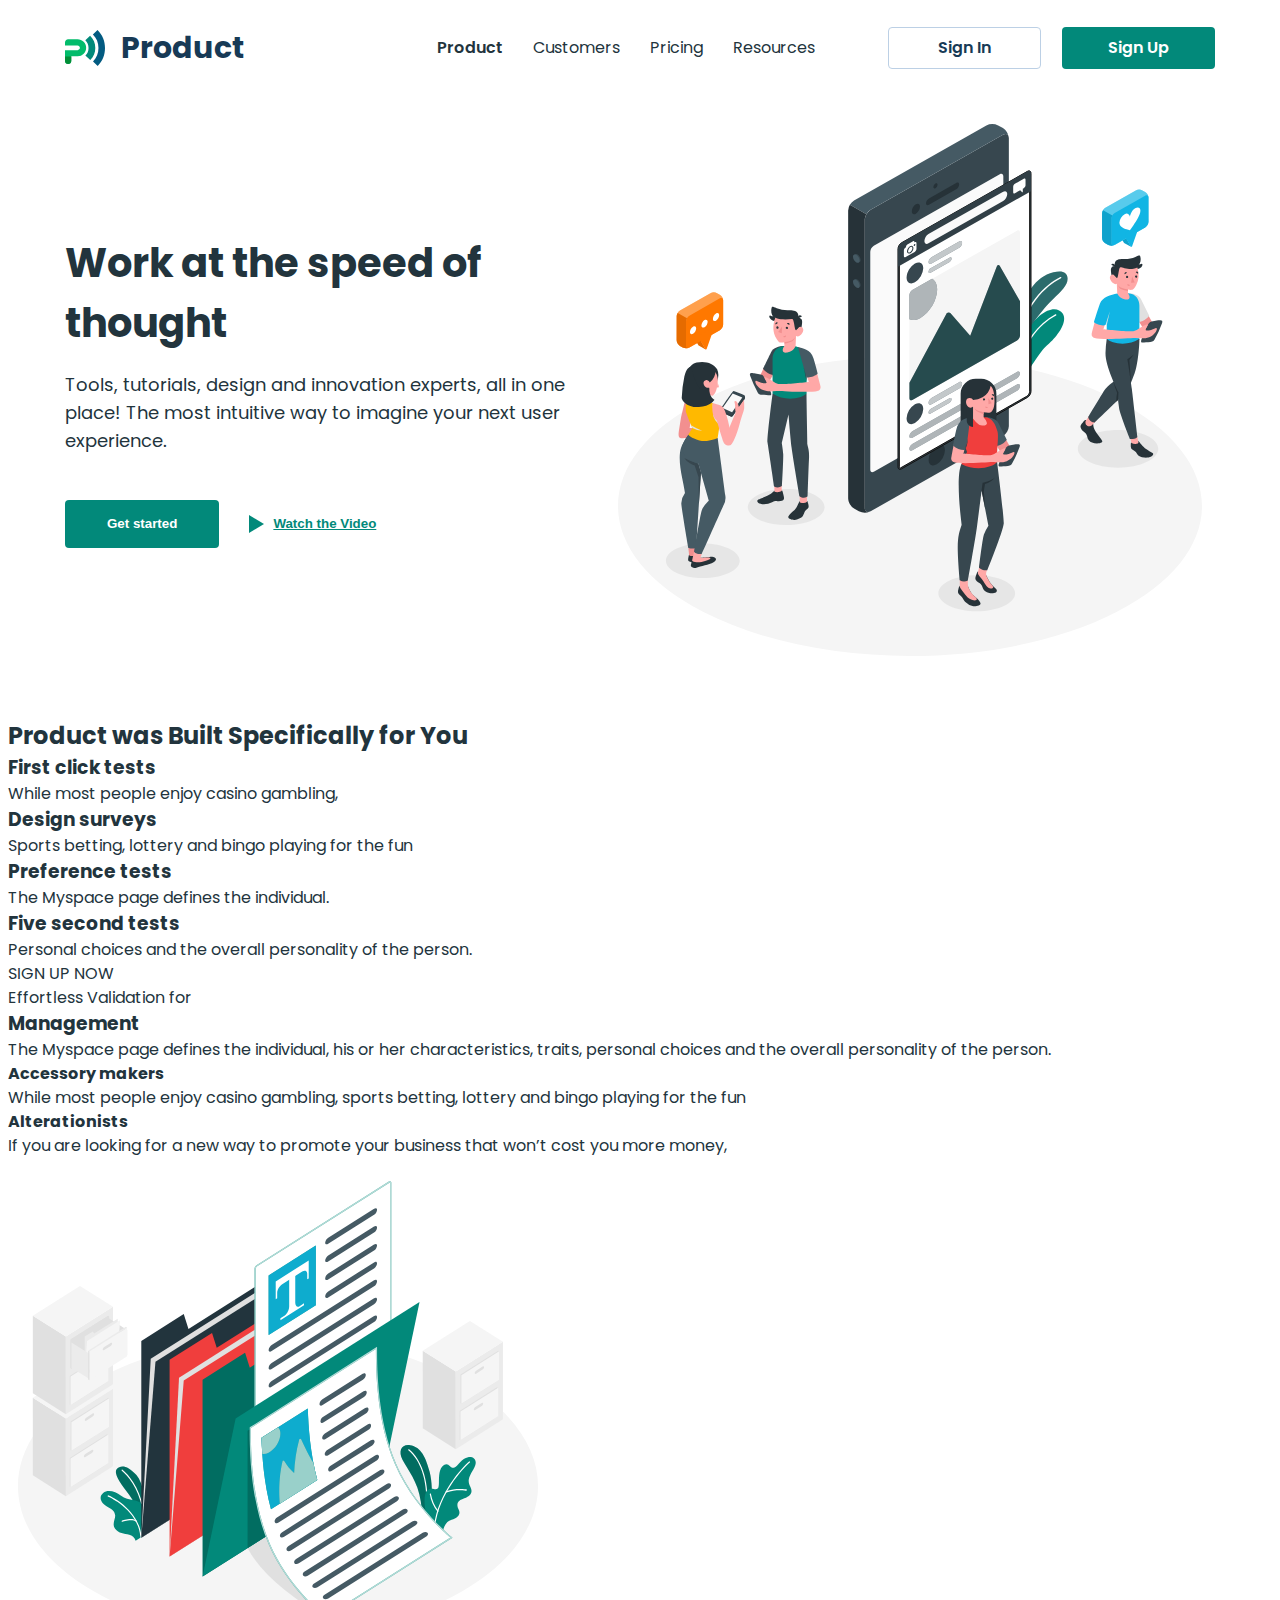
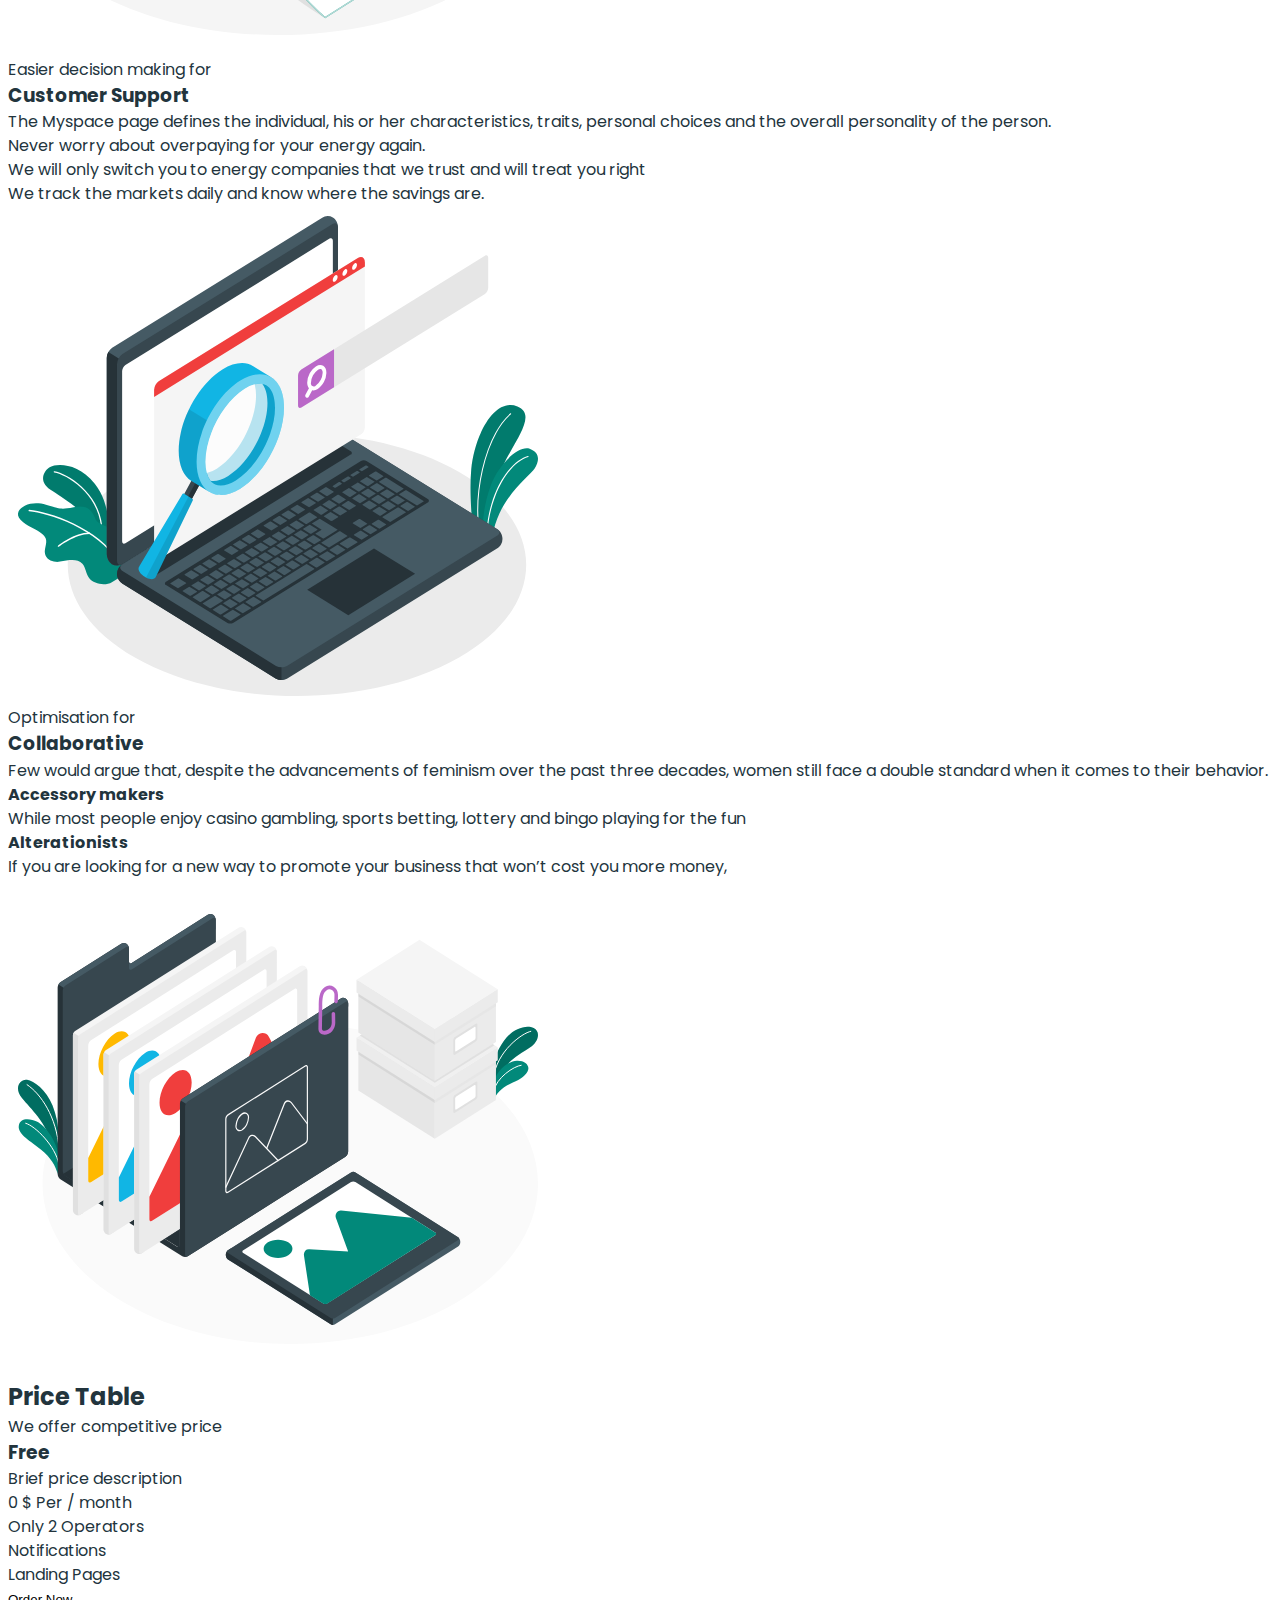
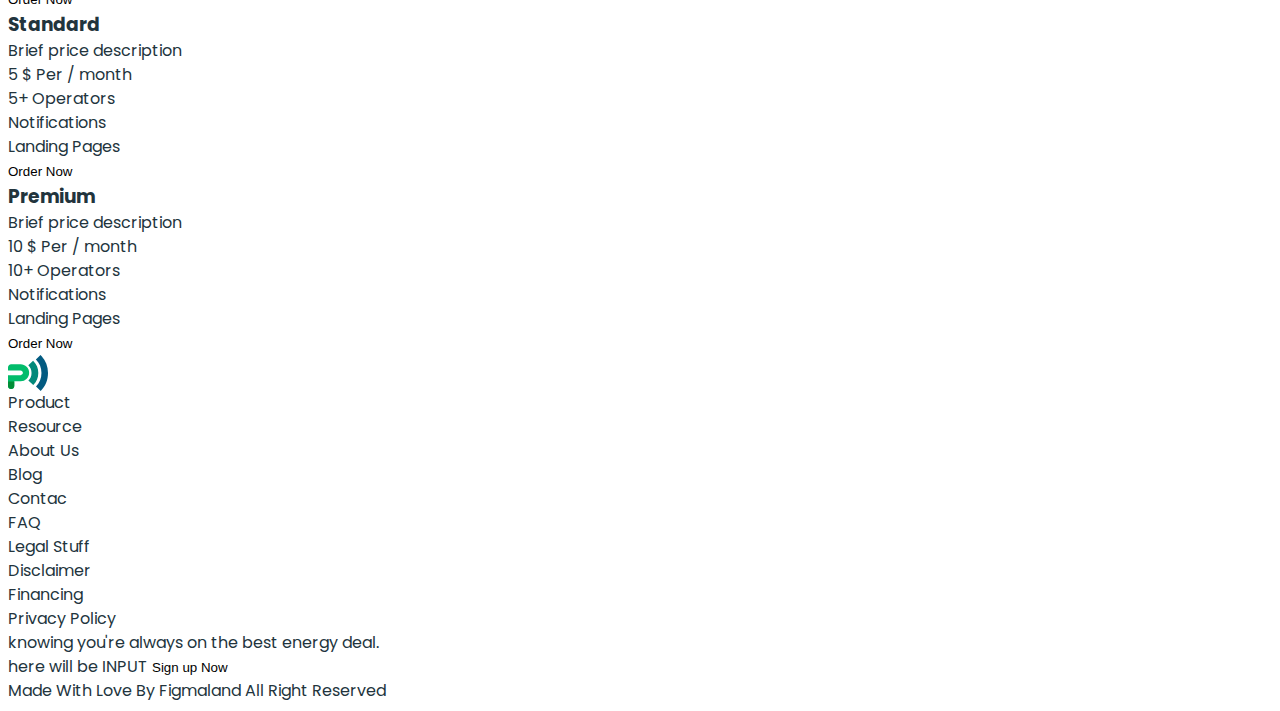
<file: index.html>
<!DOCTYPE html>
<html lang="en">
  <head>
    <meta charset="UTF-8" />
    <meta name="viewport" content="width=device-width, initial-scale=1.0" />
    <title>Business promotion - Product</title>

    <link rel="preconnect" href="https://fonts.googleapis.com" />
    <link rel="preconnect" href="https://fonts.gstatic.com" crossorigin />
    <link
      href="https://fonts.googleapis.com/css2?family=Inter:opsz,wght@14..32,100..900&family=Montserrat:wght@100..900&family=Poppins:wght@100;200;300;400;500;600;700;800;900&display=swap"
      rel="stylesheet"
    />

    <link
      rel="stylesheet"
      href="https://cdnjs.cloudflare.com/ajax/libs/modern-normalize/3.0.1/modern-normalize.min.css"
      integrity="sha512-q6WgHqiHlKyOqslT/lgBgodhd03Wp4BEqKeW6nNtlOY4quzyG3VoQKFrieaCeSnuVseNKRGpGeDU3qPmabCANg=="
      crossorigin="anonymous"
      referrerpolicy="no-referrer"
    />
    <link rel="stylesheet" href="./css/styles.css" />
  </head>
 <body>
    <header class="page-header">
      <div class="container header-container">
        <nav class="header-nav">
          <a class="logo header-logo" href="./index.html"
            ><img
              src="./images/logo.svg"
              width="40"
              height="36"
              alt="Logotype"
            />Product</a
          >
          <ul class="header-nav-list">
            <li class="headr-nav-item">
              <a class="header-nav-link current" href="./index.html">Product</a>
            </li>
            <li class="headr-nav-item">
              <a class="header-nav-link" href="./customers.html">Customers</a>
            </li>
            <li class="headr-nav-item">
              <a class="header-nav-link" href="./pricing.html">Pricing</a>
            </li>
            <li class="headr-nav-item"><a class="header-nav-link" href="">Resources</a></li>
          </ul>
        </nav>

        <ul class="auth-list">
          <li class="auth-item"><a class="auth-link" href="">Sign In</a></li>
          <li class="auth-item">
            <a class="auth-link auth-link-dark" href="">Sign Up</a>
          </li>
        </ul>
      </div>
    </header>
    <!-- Hero -->
    <main>
      <section class="hero-section">
      <div class="container hero-container">
        <div class="hero-content">
          <h1 class="hero-title">Work at the speed of thought</h1>
         <p class="hero-subtitle">
          Tools, tutorials, design and innovation experts, all in one place! The
          most intuitive way to imagine your next user experience.
         </p>
         <div class="hero-wrp-buttons">
          <button class="button" type="button">Get started</button>
         <button class="hero-btn" type="button"><span class="hero-btn-icon"></span>Watch the Video</button>
         </div>
       </div>
        <img src="./images/hero.svg" width="610" height="555" alt="people" />
     </div>
      </section>
      <!--end Hero -->
      <section>
        <h2>Product was Built Specifically for You</h2>
        <ul>
          <li>
            <h3>First click tests</h3>
            <p>While most people enjoy casino gambling,</p>
          </li>
          <li>
            <h3>Design surveys</h3>
            <p>Sports betting, lottery and bingo playing for the fun</p>
          </li>
          <li>
            <h3>Preference tests</h3>
            <p>The Myspace page defines the individual.</p>
          </li>
          <li>
            <h3>Five second tests</h3>
            <p>Personal choices and the overall personality of the person.</p>
          </li>
        </ul>
        <a href="./index.html">SIGN UP NOW</a>
      </section>
      <section>
        <h2 hidden>Our features</h2>
        <p>Effortless Validation for</p>
        <h3>Management</h3>
        <p>
          The Myspace page defines the individual, his or her characteristics,
          traits, personal choices and the overall personality of the person.
        </p>
        <ul>
          <li>
            <h4>Accessory makers</h4>
            <p>
              While most people enjoy casino gambling, sports betting, lottery
              and bingo playing for the fun
            </p>
          </li>
          <li>
            <h4>Alterationists</h4>
            <p>
              If you are looking for a new way to promote your business that
              won’t cost you more money,
            </p>
          </li>
        </ul>
        <img
          src="./images/management.svg"
          width="540"
          height="500"
          alt="folders"
        />

        <p>Easier decision making for</p>
        <h3>Customer Support</h3>
        <p>
          The Myspace page defines the individual, his or her characteristics,
          traits, personal choices and the overall personality of the person.
        </p>
        <ul>
          <li>
            <p>Never worry about overpaying for your energy again.</p>
          </li>
          <li>
            <p>
              We will only switch you to energy companies that we trust and will
              treat you right
            </p>
          </li>
          <li>
            <p>We track the markets daily and know where the savings are.</p>
          </li>
        </ul>
        <img
          src="./images/support-img.svg"
          width="540"
          height="500"
          alt="Support"
        />
        <p>Optimisation for</p>
        <h3>Collaborative</h3>
        <p>
          Few would argue that, despite the advancements of feminism over the
          past three decades, women still face a double standard when it comes
          to their behavior.
        </p>
        <ul>
          <li>
            <h4>Accessory makers</h4>
            <p>
              While most people enjoy casino gambling, sports betting, lottery
              and bingo playing for the fun
            </p>
          </li>
          <li>
            <h4>Alterationists</h4>
            <p>
              If you are looking for a new way to promote your business that
              won’t cost you more money,
            </p>
          </li>
        </ul>
        <img
          src="./images/collaboration.svg"
          width="540"
          height="500"
          alt="folders"
        />
      </section>

      <section>
        <h2>Price Table</h2>
        <p>We offer competitive price</p>
        <ul>
          <li>
            <h3>Free</h3>
            <p>Brief price description</p>
            <span>0 $ Per / month</span>
            <ul>
              <li>Only 2 Operators</li>
              <li>Notifications</li>
              <li>Landing Pages</li>
            </ul>
            <button type="button">Order Now</button>
          </li>
          <li>
            <h3>Standard</h3>
            <p>Brief price description</p>
            <span>5 $ Per / month</span>
            <ul>
              <li>5+ Operators</li>
              <li>Notifications</li>
              <li>Landing Pages</li>
            </ul>
            <button type="button">Order Now</button>
          </li>
          <li>
            <h3>Premium</h3>
            <p>Brief price description</p>
            <span>10 $ Per / month</span>
            <ul>
              <li>10+ Operators</li>
              <li>Notifications</li>
              <li>Landing Pages</li>
            </ul>
            <button type="button">Order Now</button>
          </li>
        </ul>
      </section>
    </main>

    <footer class="footer-nav">
      <a href="./index.html"
        ><img
          src="./images/logo.svg"
          width="40"
          height="36"
          alt="logotype"
        />Product</a
      >
      <ul>
        <li>
          <a
            href="instagram.com"
            target="_blank"
            rel="nofollow noopener noreferrer"
          ></a>
        </li>
        <li>
          <a
            href="facebook.com"
            target="_blank"
            rel="nofollow noopener noreferrer"
          ></a>
        </li>
        <li>
          <a
            href="twitter.com"
            target="_blank"
            rel="nofollow noopener noreferrer"
          ></a>
        </li>
      </ul>
      <p>Resource</p>
      <ul>
        <li><a href="">About Us</a></li>
        <li><a href="">Blog</a></li>
        <li><a href="">Contac</a></li>
        <li><a href="">FAQ</a></li>
      </ul>
      <p>Legal Stuff</p>
      <ul>
        <li><a href="">Disclaimer</a></li>
        <li><a href="">Financing</a></li>
        <li><a href="">Privacy Policy</a></li>
      </ul>
      <p>knowing you're always on the best energy deal.</p>
      <form>
        here will be INPUT
        <button type="submit">Sign up Now</button>
      </form>
      <p>Made With Love By Figmaland All Right Reserved</p>
    </footer>
  </body>
</html>
</file>
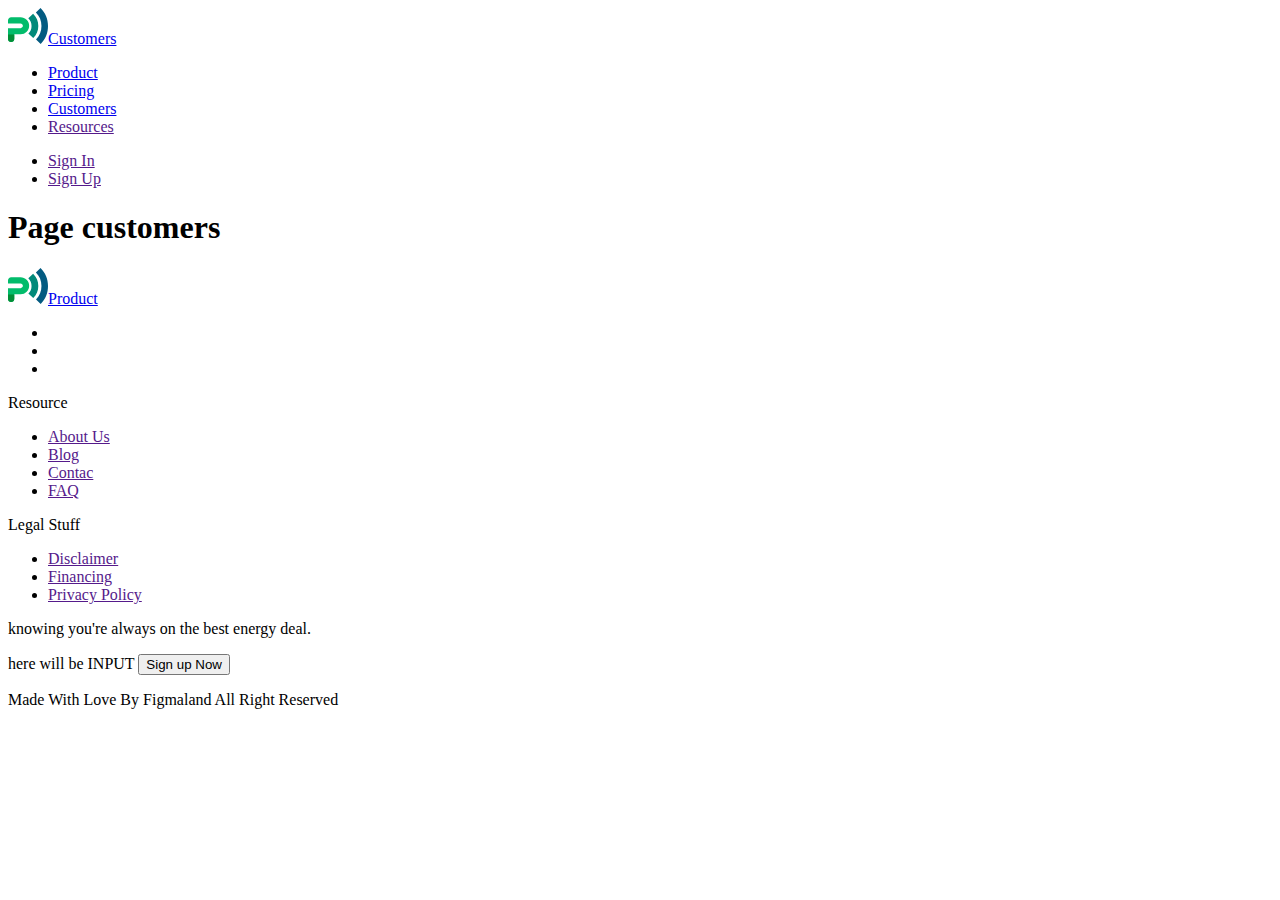
<file: customers.html>
<!DOCTYPE html>
<html lang="en">
  <head>
    <meta charset="UTF-8" />
    <meta name="viewport" content="width=device-width, initial-scale=1.0" />
    <title>Business promotion - Customers</title>
  </head>
  <body>
    <header>
      <a href="./index.html"
        ><img
          src="./images/logo.svg"
          width="40"
          height="36"
          alt="logotype"
        />Customers</a
      >
      <nav>
        <ul>
          <li><a href="./index.html">Product</a></li>
          <li><a href="./pricing.html">Pricing</a></li>
          <li><a href="./customers.html">Customers</a></li>
          <li><a href="">Resources</a></li>
        </ul>
        <ul>
          <li><a href="">Sign In</a></li>
          <li><a href="">Sign Up</a></li>
        </ul>
      </nav>
    </header>

    <main>
      <h1>Page customers</h1>
    </main>

    <footer>
      <a href="./index.html"
        ><img
          src="./images/logo.svg"
          width="40"
          height="36"
          alt="logotype"
        />Product</a
      >
      <ul>
        <li>
          <a
            href="instagram.com"
            target="_blank"
            rel="nofollow noopener noreferrer"
          ></a>
        </li>
        <li>
          <a
            href="facebook.com"
            target="_blank"
            rel="nofollow noopener noreferrer"
          ></a>
        </li>
        <li>
          <a
            href="twitter.com"
            target="_blank"
            rel="nofollow noopener noreferrer"
          ></a>
        </li>
      </ul>
      <p>Resource</p>
      <ul>
        <li><a href="">About Us</a></li>
        <li><a href="">Blog</a></li>
        <li><a href="">Contac</a></li>
        <li><a href="">FAQ</a></li>
      </ul>
      <p>Legal Stuff</p>
      <ul>
        <li><a href="">Disclaimer</a></li>
        <li><a href="">Financing</a></li>
        <li><a href="">Privacy Policy</a></li>
      </ul>
      <p>knowing you're always on the best energy deal.</p>
      <form>
        here will be INPUT
        <button type="submit">Sign up Now</button>
      </form>
      <p>Made With Love By Figmaland All Right Reserved</p>
    </footer>
  </body>
</html>
</file>
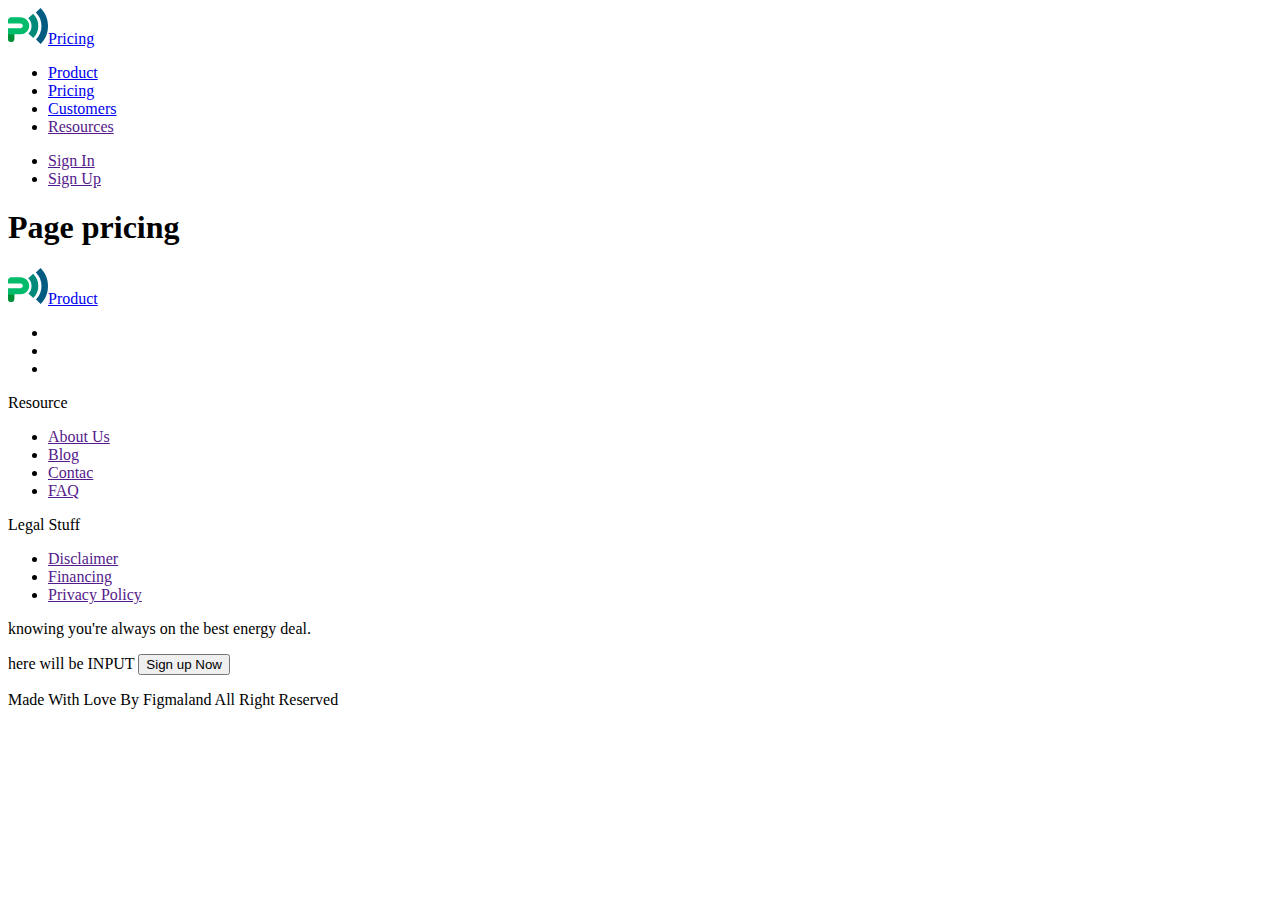
<file: pricing.html>
<!DOCTYPE html>
<html lang="en">
  <head>
    <meta charset="UTF-8" />
    <meta name="viewport" content="width=device-width, initial-scale=1.0" />
    <title>Business promotion - Pricing</title>
  </head>
  <body>
    <header>
      <a href="./index.html"
        ><img
          src="./images/logo.svg"
          width="40"
          height="36"
          alt="logotype"
        />Pricing</a
      >
      <nav>
        <ul>
          <li><a href="./index.html">Product</a></li>
          <li><a href="./pricing.html">Pricing</a></li>
          <li><a href="./customers.html">Customers</a></li>
          <li><a href="">Resources</a></li>
        </ul>
        <ul>
          <li><a href="">Sign In</a></li>
          <li><a href="">Sign Up</a></li>
        </ul>
      </nav>
    </header>

    <main>
      <h1>Page pricing</h1>
    </main>

    <footer>
      <a href="./index.html"
        ><img
          src="./images/logo.svg"
          width="40"
          height="36"
          alt="logotype"
        />Product</a
      >
      <ul>
        <li>
          <a
            href="instagram.com"
            target="_blank"
            rel="nofollow noopener noreferrer"
          ></a>
        </li>
        <li>
          <a
            href="facebook.com"
            target="_blank"
            rel="nofollow noopener noreferrer"
          ></a>
        </li>
        <li>
          <a
            href="twitter.com"
            target="_blank"
            rel="nofollow noopener noreferrer"
          ></a>
        </li>
      </ul>
      <p>Resource</p>
      <ul>
        <li><a href="">About Us</a></li>
        <li><a href="">Blog</a></li>
        <li><a href="">Contac</a></li>
        <li><a href="">FAQ</a></li>
      </ul>
      <p>Legal Stuff</p>
      <ul>
        <li><a href="">Disclaimer</a></li>
        <li><a href="">Financing</a></li>
        <li><a href="">Privacy Policy</a></li>
      </ul>
      <p>knowing you're always on the best energy deal.</p>
      <form>
        here will be INPUT
        <button type="submit">Sign up Now</button>
      </form>
      <p>Made With Love By Figmaland All Right Reserved</p>
    </footer>
  </body>
</html>
</file>
<file: css/styles.css>
body {
    font-family: 'Poppins', sans-serif;
    font-size: 16px;
    line-height: 1.5;
    color: #22343d;
    background-color: #fff;
}

a {
    text-decoration: none;
    color: currentColor;
}

ul,
ol {
    list-style-type: none;
    margin: 0;
    padding: 0;
}

h1,
h2,
h3,
h4,
h5,
h6,
p {
        margin: 0;
    }

img {
    display: block;
    max-width: 100%;
    height: auto;
}

button {
    cursor: pointer;
    border: none;
    padding: 0;
    background-color: transparent;
}

/*#region Utility*/

    .visually-hidden {
            position: absolute;
            white-space: nowrap;
            width: 1px;
            height: 1px;
            overflow: hidden;
            border: 0;
            padding: 0;
            clip: rect(0 0 0 0);
            clip-path: inset(100%);
            margin: -1px;
}
/*#region Utility*/

.container {
    max-width: 1150px;
    padding: 0 20px;
    margin: 0 auto;
}

.header-nav, 
.auth-list, 
.header-container {
    display: flex;
    align-items: center;
}


.header-container {
gap: 73px;
}

.logo {
    display: flex;
    align-items: center;
    gap: 16px;
    padding: 22px 0;
    font-weight: 700;
    font-size: 30px;
    line-height: 0.93;
    color: #173a56;
}

.header-logo {padding: 22px 0;}

.button {
    min-width: 110px;
    padding: 14px 42px;
    border-radius: 4px;

    font-weight: 700;
    line-height: 1.5;
    color: #fff;
    background-color: #02897a;
}

.header-nav-list {
    display: flex;
    align-items: center;
    gap: 30px;
}

.header-nav-link {
    display: block;
    line-height: 1.75;
    padding: 26px 0;

}

.auth-list {
gap: 21px;
}

.auth-link {
    display: block;
    min-width: 105px;
    padding: 8px 23px;
    border: 1px solid #bcd0e5;
    border-radius: 4px;
    background-color: #fff;
    font-weight: 600;
    text-align: center;
    color: #173a56;
}
.auth-link-dark, 
.auth-link:hover, 
.auth-link:focus {
    border-color:  transparent;
    background-color: #02897a;
    color: #fff;;
}

 .auth-link-dark:hover,
 .auth-link-dark:focus {
    border-color: #bcd0e5;
background-color: #fff;
color: #173a56;
 }

 .header-nav {
    justify-content: space-between;
    flex-grow: 1;
 }
.header-nav-link.current {
    font-weight: 600;;
}

.hero-section {
padding: 25px 0 50px;
}

 .hero-container {
    display: flex;
    align-items: center;
    gap: 35px;
 }
 .hero-title {
font-size: 40px;
max-width: 420px;
margin-bottom: 18px;
}

.hero-subtitle {
    font-weight: 400;
        font-size: 18px;
        line-height: 1.56;
        margin-bottom: 45px;
        
}
.hero-wrp-buttons {
    display: flex;
    align-items: center;
    gap: 30px;
}

.button {
    min-width: 130px;
    font-weight: 700;
        color: #fff;
        border-radius: 4px;
        border-color: #02897a;
        padding: 14px 42px;
        line-height: 1.5;
}

.button:hover,
.button:focus {
    background-color: #016257;
}
.hero-btn {
    display: flex;
    align-items: center;
    gap: 9px;
    background-color: transparent;
    font-weight: 600;
    line-height: 1.5;
    text-decoration: underline;
        text-decoration-skip-ink: none;
        color: #02897a;
        padding: 14px 0;
}
.hero-btn:hover,
.hero-btn:focus {
color: #016257;}

.hero-btn-icon {
    width: 0px;
        height: 0px;
        border-style: solid;
        border-width: 9px 0 9px 15.6px;
        border-color: transparent transparent transparent #02897A;
        transform: rotate(0deg);
}
.hero-btn:hover .hero-btn-icon,
.hero-btn:focus .hero-btn-icon {
    border-color: transparent transparent transparent #016257;
}
</file>
